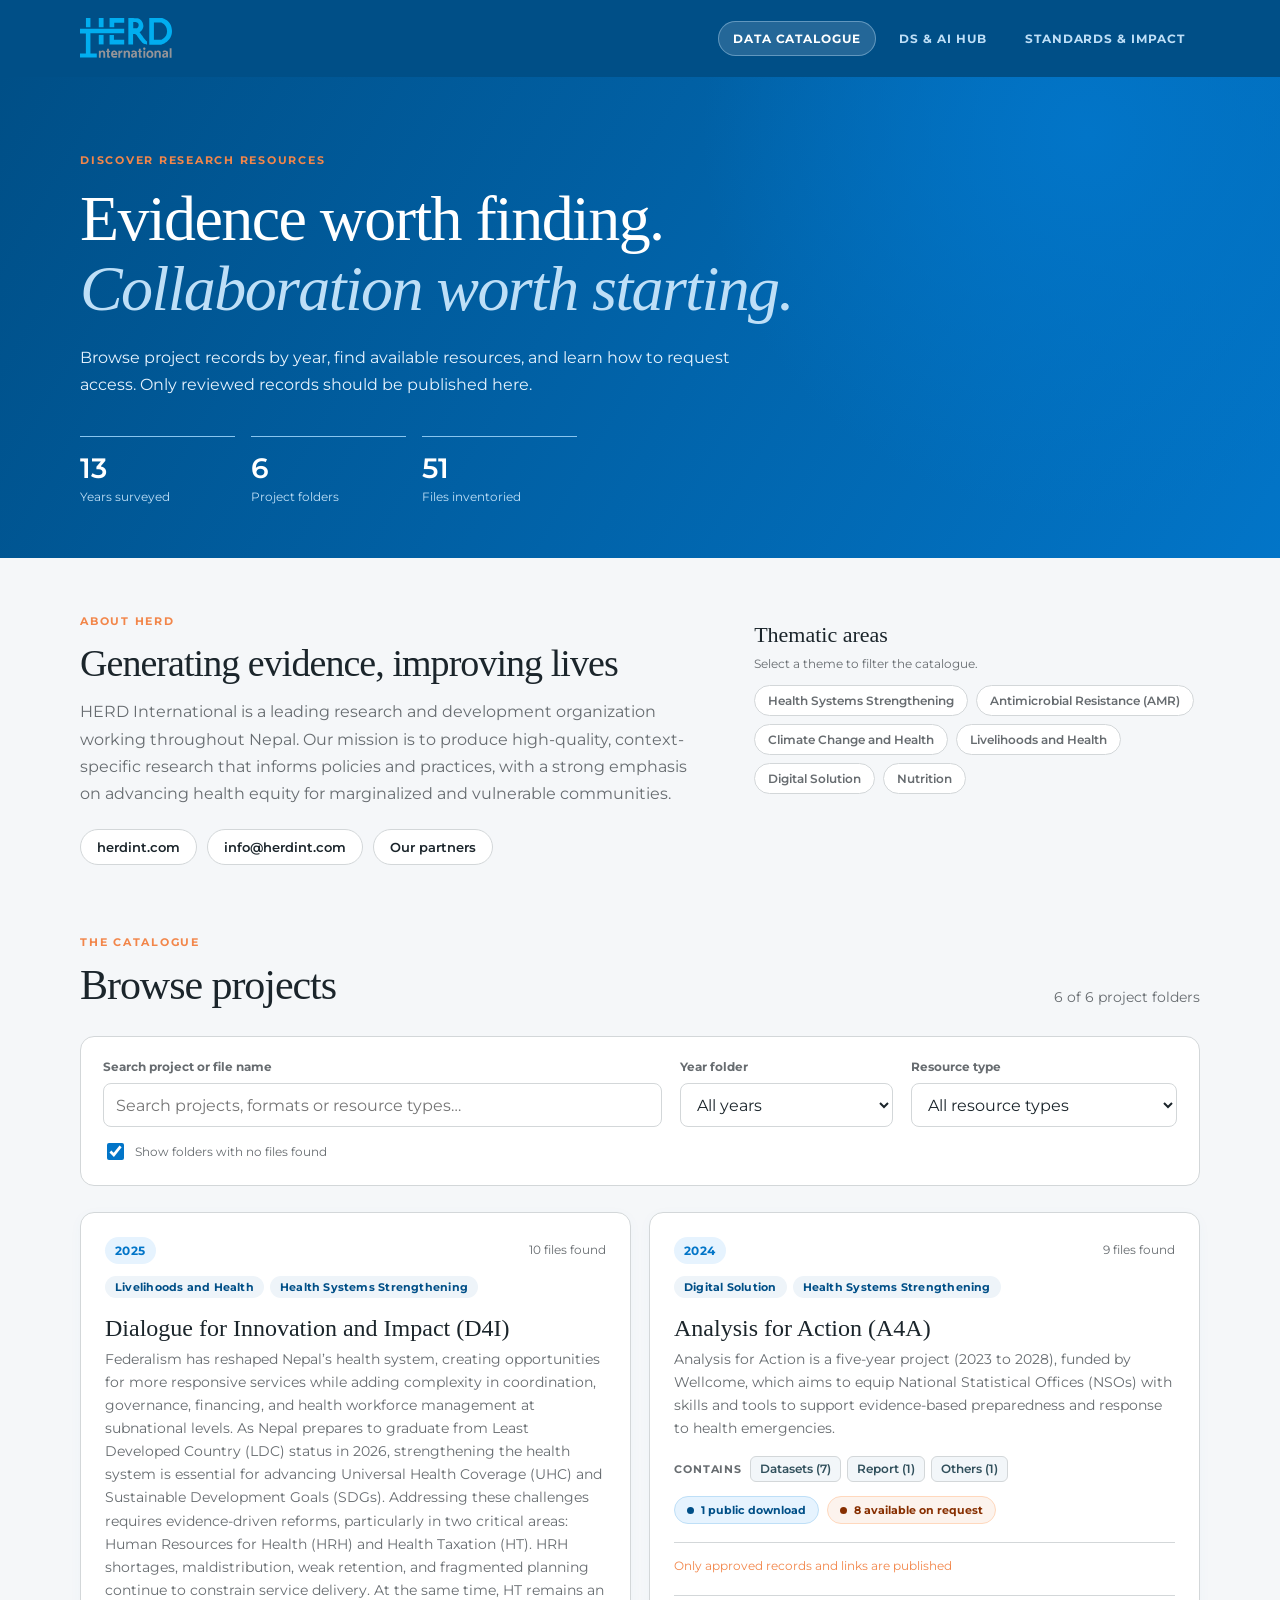
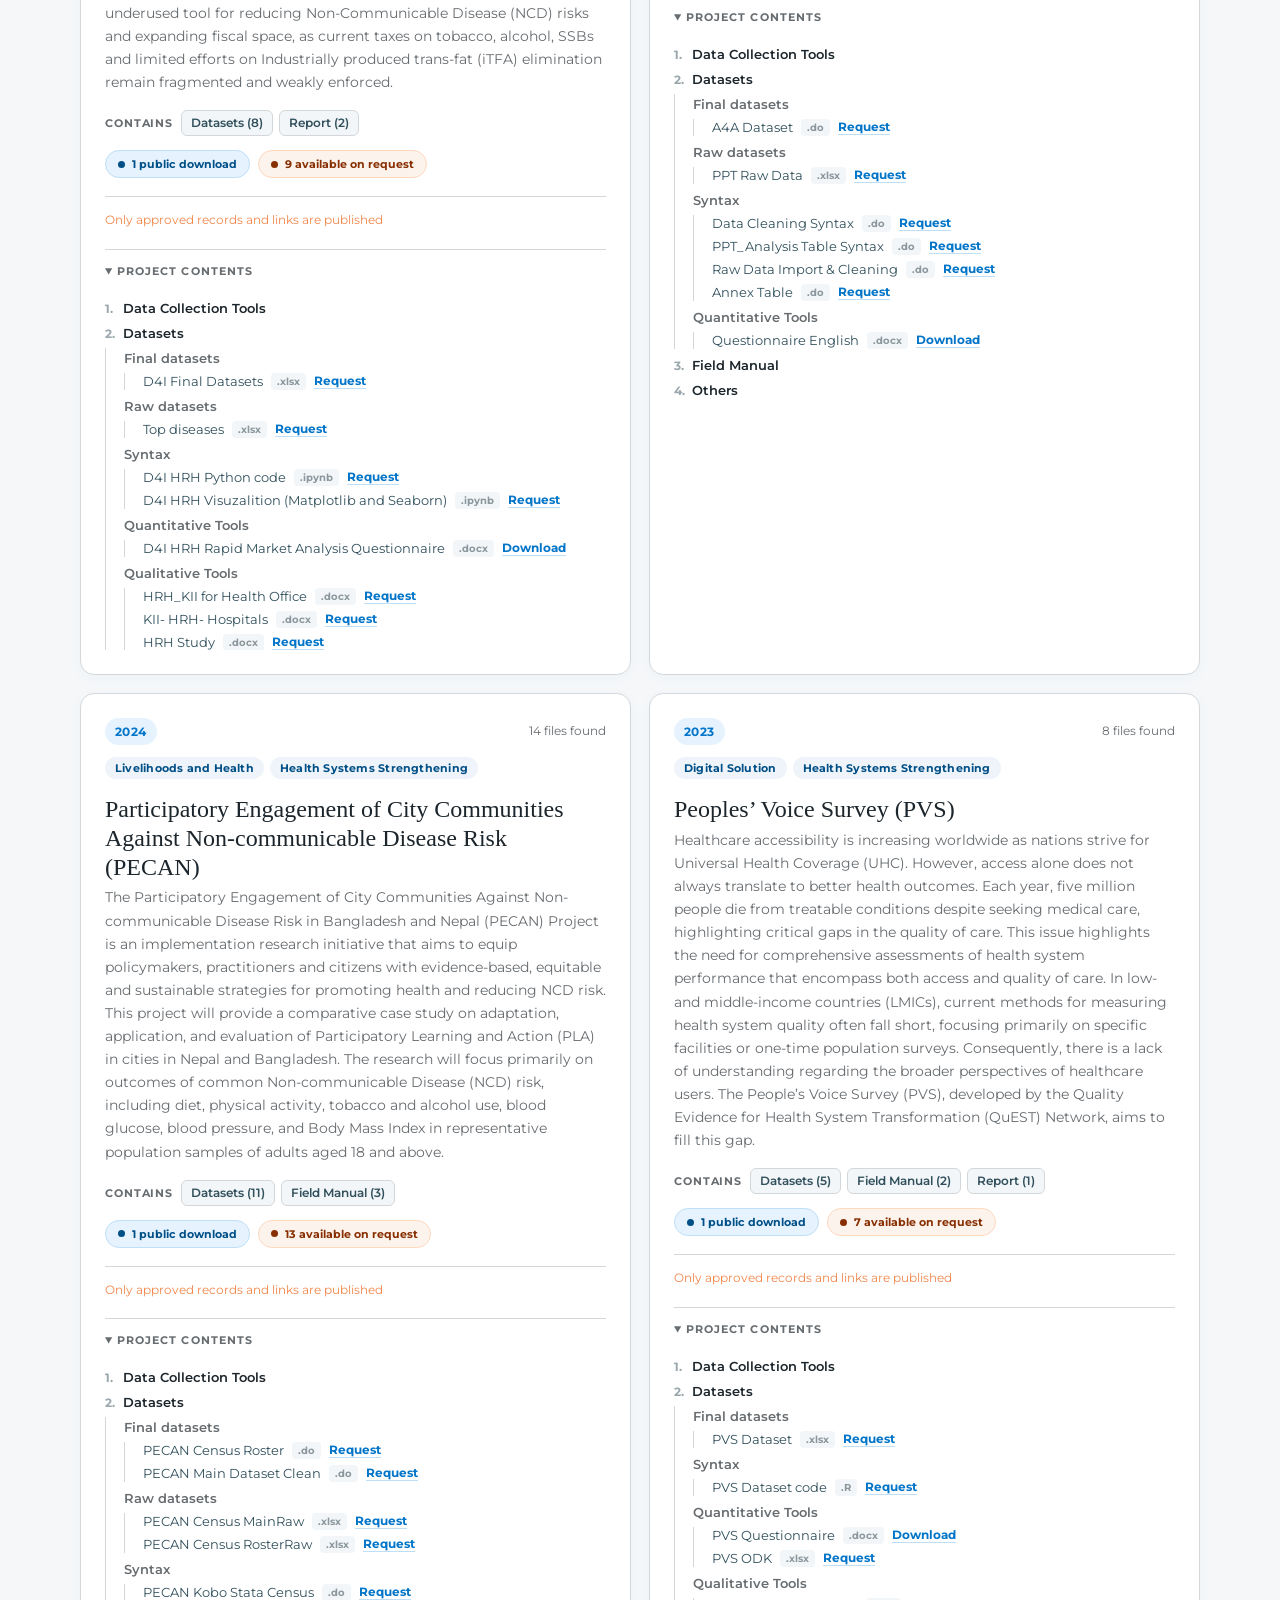
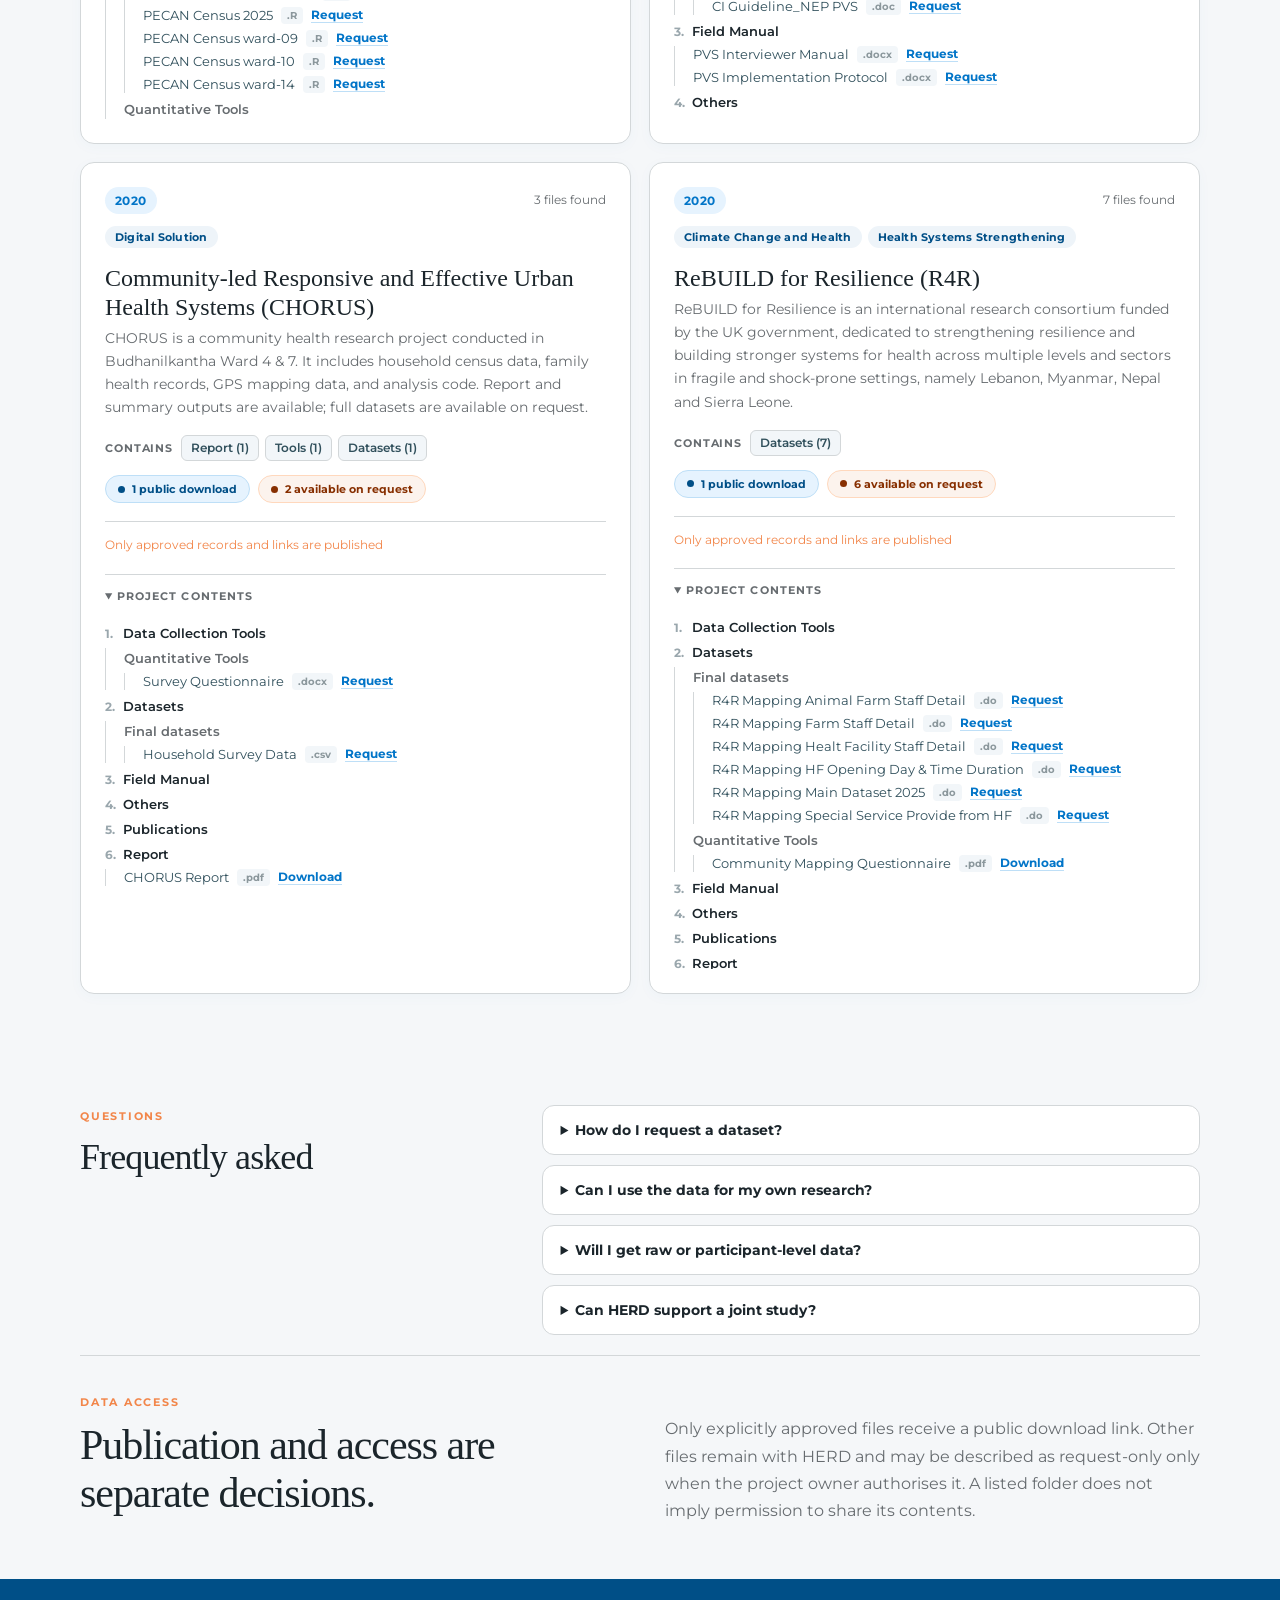
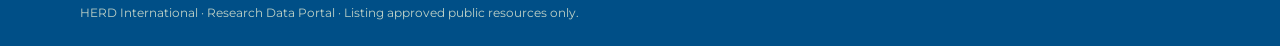
<file: index.html>
<!doctype html>
<html lang="en">
<head>
  <meta charset="utf-8">
  <meta name="viewport" content="width=device-width, initial-scale=1">
  <meta name="description" content="Browse approved HERD International research data resources by year and project.">
  <!-- Remove the noindex line below once the catalogue is officially ready for search engines -->
  <meta name="robots" content="noindex, nofollow">
  <title>Data catalogue | HERD International</title>
  <link rel="preconnect" href="https://fonts.googleapis.com">
  <link rel="preconnect" href="https://fonts.gstatic.com" crossorigin>
  <link href="https://fonts.googleapis.com/css2?family=Montserrat:wght@400;500;600;700&display=swap" rel="stylesheet">
  <link rel="stylesheet" href="./styles.css">
  <script src="./catalog.js" defer></script>
  <script src="./app.js" defer></script>
</head>
<body>
  <header class="site-header">
    <div class="wrap header-row">
      <div class="brand">
        <a href="./index.html" class="brand-home" aria-label="HERD Research Data Catalogue home">
          <img class="brand-logo" src="./logo.svg" alt="HERD International logo" width="120">
        </a>
      </div>
      <nav class="site-nav" aria-label="Primary navigation">
        <a class="nav-link active" href="./index.html">Data Catalogue</a>
        <a class="nav-link" href="./learn.html">DS &amp; AI Hub</a>
        <a class="nav-link" href="./standards.html">Standards &amp; Impact</a>
      </nav>
    </div>
  </header>

  <main>
    <section class="hero">
      <div class="wrap">
        <span class="kicker">Discover research resources</span>
        <h1>Evidence worth finding.<br><em>Collaboration worth starting.</em></h1>
        <p>Browse project records by year, find available resources, and learn how to request access. Only reviewed records should be published here.</p>
        <div id="review-notice" class="review-notice" hidden>
          <strong>Internal review preview — not for publication.</strong> Folder labels and file names below have not been approved for public display. No files are linked or downloadable.
        </div>
        <div class="stats" aria-label="Catalogue summary">
          <div><strong id="year-count">0</strong><span>Years surveyed</span></div>
          <div><strong id="project-count">0</strong><span>Project folders</span></div>
          <div><strong id="file-count">0</strong><span>Files inventoried</span></div>
        </div>
      </div>
    </section>

    <section class="about wrap" aria-labelledby="about-title">
      <div>
        <span class="kicker dark">ABOUT HERD</span>
        <h2 id="about-title">Generating evidence, improving lives</h2>
        <p class="about-text">HERD International is a leading research and development organization working throughout Nepal. Our mission is to produce high-quality, context-specific research that informs policies and practices, with a strong emphasis on advancing health equity for marginalized and vulnerable communities.</p>
        <div class="link-row">
          <a class="btn-link" href="https://herdint.com" target="_blank" rel="noopener noreferrer">herdint.com</a>
          <a class="btn-link" href="mailto:info@herdint.com">info@herdint.com</a>
          <a class="btn-link" href="https://herdint.com/partner/" target="_blank" rel="noopener noreferrer">Our partners</a>
        </div>
      </div>
      <div class="theme-areas">
        <h3>Thematic areas</h3>
        <p class="theme-hint">Select a theme to filter the catalogue.</p>
        <div class="tags" id="theme-tags">
          <button class="tag" type="button" data-theme="Health Systems Strengthening">Health Systems Strengthening</button>
          <button class="tag" type="button" data-theme="Antimicrobial Resistance (AMR)">Antimicrobial Resistance (AMR)</button>
          <button class="tag" type="button" data-theme="Climate Change and Health">Climate Change and Health</button>
          <button class="tag" type="button" data-theme="Livelihoods and Health">Livelihoods and Health</button>
          <button class="tag" type="button" data-theme="Digital Solution">Digital Solution</button>
          <button class="tag" type="button" data-theme="Nutrition">Nutrition</button>
        </div>
      </div>
    </section>

    <section class="catalogue wrap" aria-labelledby="browse-title">
      <div class="section-heading">
        <div>
          <span class="kicker dark">THE CATALOGUE</span>
          <h2 id="browse-title">Browse projects</h2>
        </div>
        <p id="result-count" role="status" aria-live="polite"></p>
      </div>
      <div class="filters">
        <label for="search">Search project or file name <span class="review-only" hidden>(internal preview)</span></label>
        <input id="search" type="search" placeholder="Search projects, formats or resource types…" autocomplete="off">
        <label for="year">Year folder</label>
        <select id="year"><option value="">All years</option></select>
        <label for="type">Resource type</label>
        <select id="type"><option value="">All resource types</option></select>
        <label class="check">
          <input id="include-empty" type="checkbox" checked>
          <span>Show folders with no files found</span>
        </label>
      </div>
      <div id="project-list" class="project-grid"></div>
      <div id="empty-state" class="empty-state" hidden>
        <h3>No matching project records</h3>
        <p>Try a different search or year. Public listings are added only after HERD approval.</p>
      </div>
    </section>

    <section class="faq wrap" aria-labelledby="faq-title">
      <div>
        <span class="kicker dark">QUESTIONS</span>
        <h2 id="faq-title">Frequently asked</h2>
      </div>
      <div class="faq-list">
        <details>
          <summary>How do I request a dataset?</summary>
          <p>Click <strong>Request</strong> next to the dataset and complete the short form. HERD's data team reviews the request and replies within a few working days.</p>
        </details>
        <details>
          <summary>Can I use the data for my own research?</summary>
          <p>Yes, once access is approved. Please cite the project and HERD International, and follow any conditions agreed at the time of approval.</p>
        </details>
        <details>
          <summary>Will I get raw or participant-level data?</summary>
          <p>Datasets are shared in the form approved by the project owner, which may be de-identified or aggregated. Sensitive and identifiable data are rarely released.</p>
        </details>
        <details>
          <summary>Can HERD support a joint study?</summary>
          <p>Yes. Use the partner or contact links above, or email <a href="mailto:info@herdint.com">info@herdint.com</a> with a short concept note.</p>
        </details>
      </div>
    </section>

    <section class="access-note wrap" aria-labelledby="access-title">
      <div>
        <span class="kicker dark">DATA ACCESS</span>
        <h2 id="access-title">Publication and access are separate decisions.</h2>
      </div>
      <p>Only explicitly approved files receive a public download link. Other files remain with HERD and may be described as request-only only when the project owner authorises it. A listed folder does not imply permission to share its contents.</p>
    </section>
  </main>

  <footer class="site-footer">
    <div class="wrap">HERD International · Research Data Portal · Listing approved public resources only.</div>
  </footer>
</body>
</html>
</file>
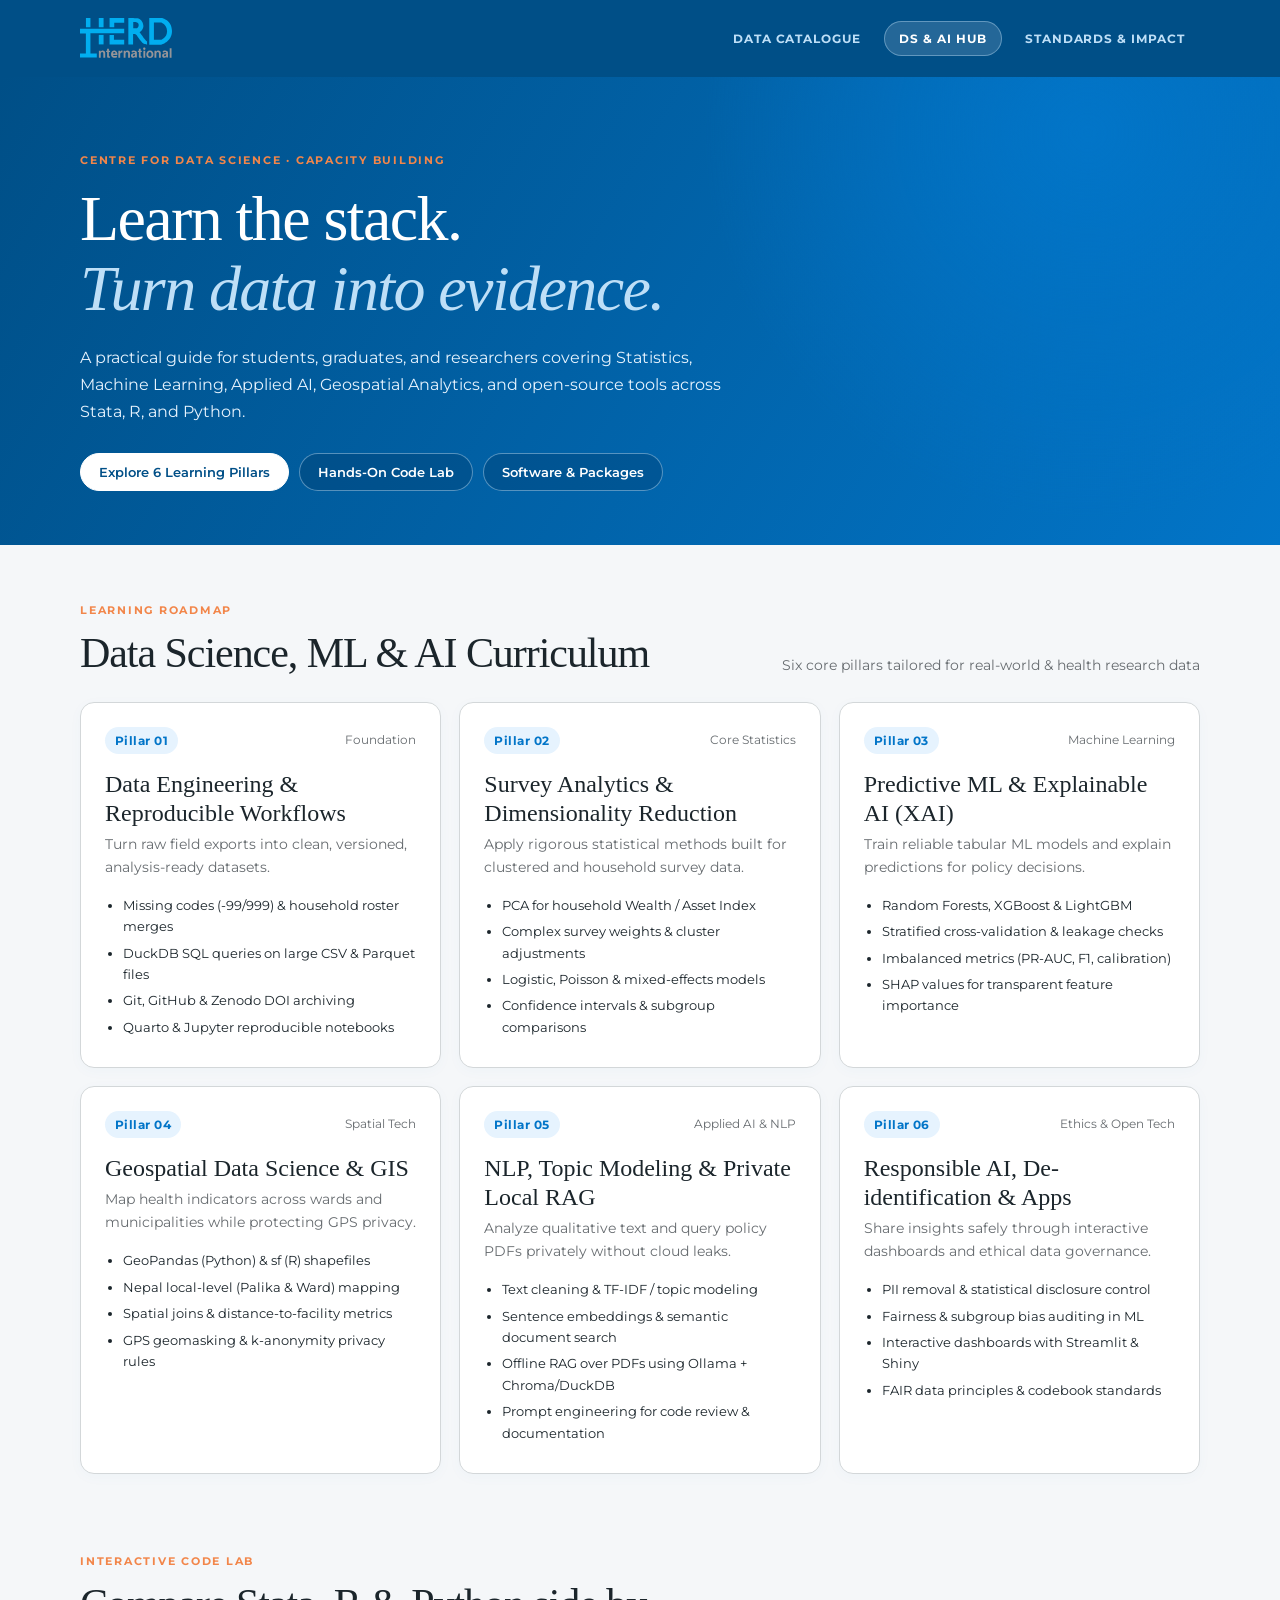
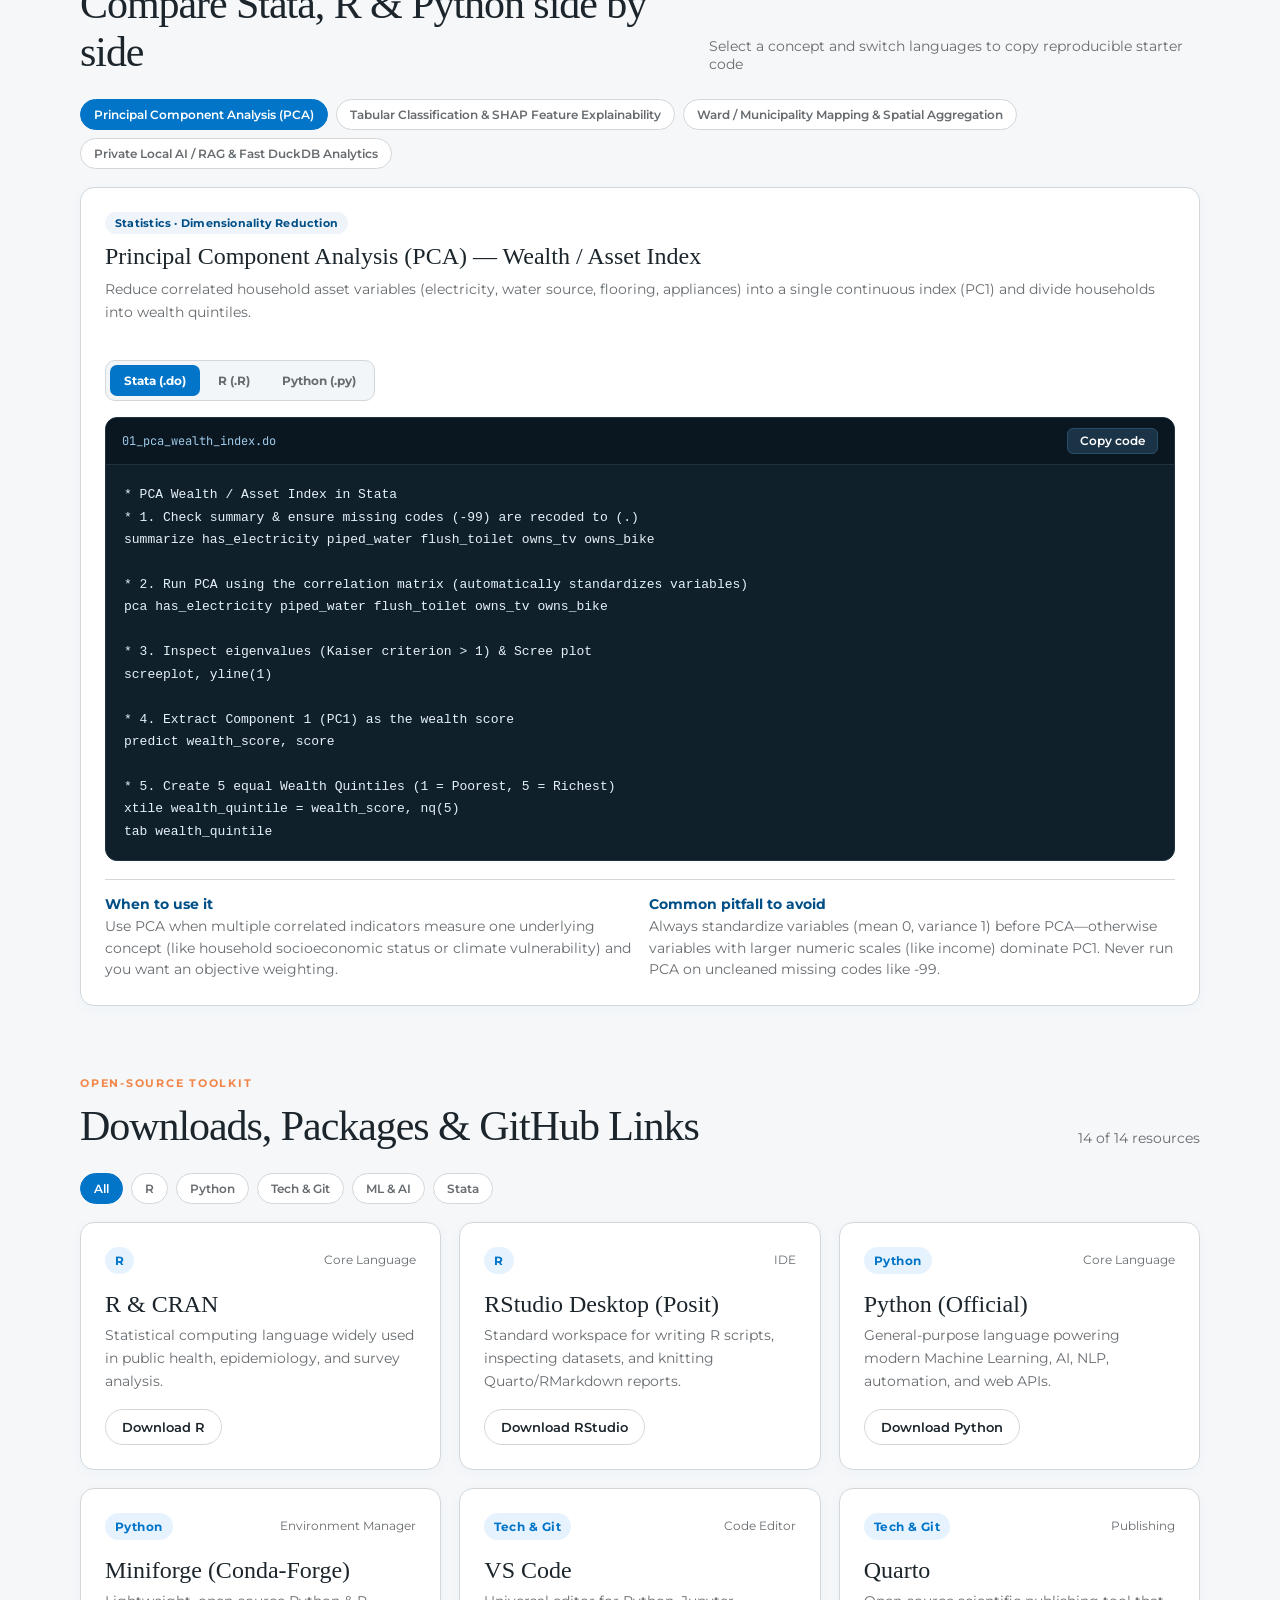
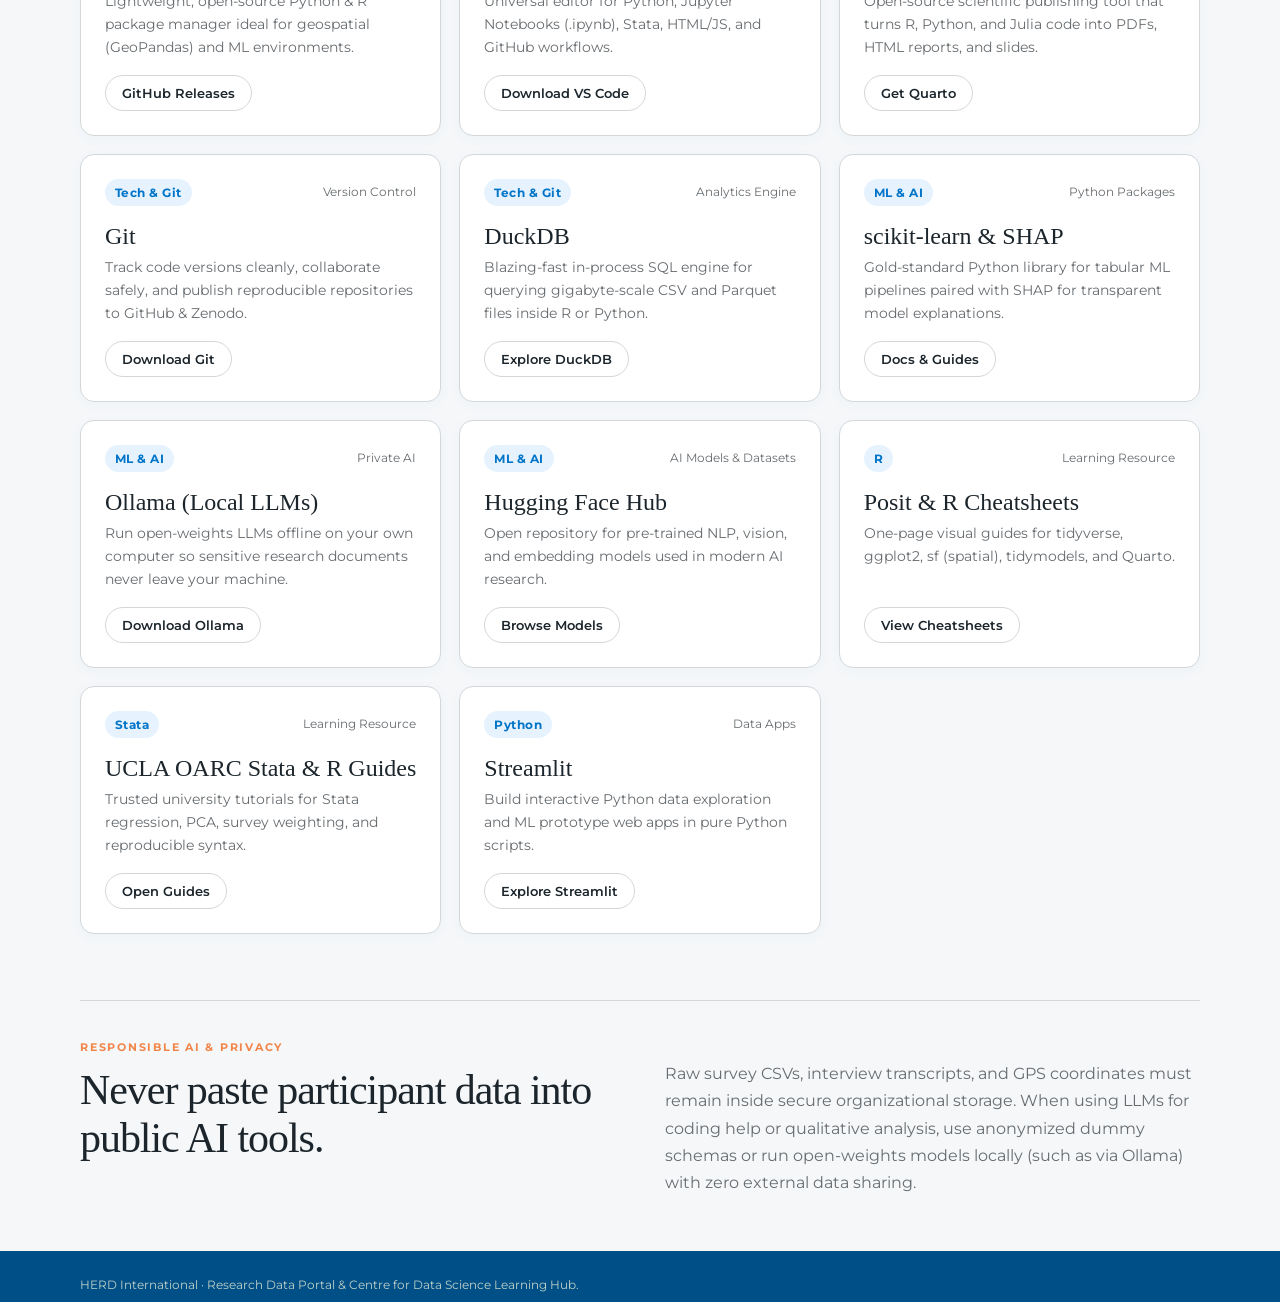
<file: learn.html>
<!doctype html>
<html lang="en">
<head>
  <meta charset="utf-8">
  <meta name="viewport" content="width=device-width, initial-scale=1">
  <meta name="description" content="HERD Centre for Data Science learning hub: Data Science, Machine Learning, AI, GIS, Stata, R, and Python resources.">
  <meta name="robots" content="noindex, nofollow">
  <title>Data Science &amp; AI Hub | HERD International</title>
  <link rel="preconnect" href="https://fonts.googleapis.com">
  <link rel="preconnect" href="https://fonts.gstatic.com" crossorigin>
  <link href="https://fonts.googleapis.com/css2?family=Montserrat:wght@400;500;600;700&family=JetBrains+Mono:wght@400;500&display=swap" rel="stylesheet">
  <link rel="stylesheet" href="./styles.css">
  <script src="./learn-data.js" defer></script>
  <script src="./learn.js" defer></script>
</head>
<body>
  <header class="site-header">
    <div class="wrap header-row">
      <div class="brand">
        <a href="./index.html" class="brand-home" aria-label="HERD Research Data Catalogue home">
          <img class="brand-logo" src="./logo.svg" alt="HERD International logo" width="120">
        </a>
      </div>
     <nav class="site-nav" aria-label="Primary navigation">
        <a class="nav-link" href="./index.html">Data Catalogue</a>
        <a class="nav-link active" href="./learn.html">DS &amp; AI Hub</a>
        <a class="nav-link" href="./standards.html">Standards &amp; Impact</a>
      </nav>
    </div>
  </header>

  <main>
    <section class="hero">
      <div class="wrap">
        <span class="kicker">Centre for Data Science · Capacity Building</span>
        <h1>Learn the stack.<br><em>Turn data into evidence.</em></h1>
        <p>A practical guide for students, graduates, and researchers covering Statistics, Machine Learning, Applied AI, Geospatial Analytics, and open-source tools across Stata, R, and Python.</p>
        <div class="hero-actions">
          <a class="hero-btn primary" href="#curriculum">Explore 6 Learning Pillars</a>
          <a class="hero-btn" href="#codelab">Hands-On Code Lab</a>
          <a class="hero-btn" href="#toolkit">Software &amp; Packages</a>
        </div>
      </div>
    </section>

    <section id="curriculum" class="catalogue wrap" aria-labelledby="curriculum-title">
      <div class="section-heading">
        <div>
          <span class="kicker dark">LEARNING ROADMAP</span>
          <h2 id="curriculum-title">Data Science, ML &amp; AI Curriculum</h2>
        </div>
        <p>Six core pillars tailored for real-world &amp; health research data</p>
      </div>
      <div id="pillar-grid" class="pillar-grid"></div>
    </section>

    <section id="codelab" class="wrap codelab-section" aria-labelledby="codelab-title">
      <div class="section-heading">
        <div>
          <span class="kicker dark">INTERACTIVE CODE LAB</span>
          <h2 id="codelab-title">Compare Stata, R &amp; Python side by side</h2>
        </div>
        <p>Select a concept and switch languages to copy reproducible starter code</p>
      </div>

      <div id="lab-topics" class="lab-topics" role="tablist" aria-label="Code Lab topics"></div>

      <article class="lab-card">
        <div class="lab-header">
          <div>
            <span id="lab-badge" class="theme-chip"></span>
            <h3 id="lab-heading"></h3>
            <p id="lab-summary" class="project-desc"></p>
          </div>
          <div id="lab-langs" class="lang-tabs" role="tablist" aria-label="Programming language"></div>
        </div>

        <div class="code-shell">
          <div class="code-bar">
            <span id="code-filename" class="code-filename"></span>
            <button id="copy-code-btn" class="copy-btn" type="button">Copy code</button>
          </div>
          <pre class="code-block"><code id="lab-code"></code></pre>
        </div>

        <div class="lab-notes">
          <div>
            <strong>When to use it</strong>
            <p id="lab-when"></p>
          </div>
          <div>
            <strong>Common pitfall to avoid</strong>
            <p id="lab-pitfall"></p>
          </div>
        </div>
      </article>
    </section>

    <section id="toolkit" class="catalogue wrap" aria-labelledby="toolkit-title">
      <div class="section-heading">
        <div>
          <span class="kicker dark">OPEN-SOURCE TOOLKIT</span>
          <h2 id="toolkit-title">Downloads, Packages &amp; GitHub Links</h2>
        </div>
        <p id="tool-count"></p>
      </div>

      <div id="tool-filters" class="tags tool-filters" role="group" aria-label="Filter tools by category"></div>
      <div id="tool-grid" class="tool-grid"></div>
    </section>

    <section class="access-note wrap" aria-labelledby="ethics-title">
      <div>
        <span class="kicker dark">RESPONSIBLE AI &amp; PRIVACY</span>
        <h2 id="ethics-title">Never paste participant data into public AI tools.</h2>
      </div>
      <p>Raw survey CSVs, interview transcripts, and GPS coordinates must remain inside secure organizational storage. When using LLMs for coding help or qualitative analysis, use anonymized dummy schemas or run open-weights models locally (such as via Ollama) with zero external data sharing.</p>
    </section>
  </main>

  <footer class="site-footer">
    <div class="wrap">HERD International · Research Data Portal &amp; Centre for Data Science Learning Hub.</div>
  </footer>
</body>
</html>
</file>
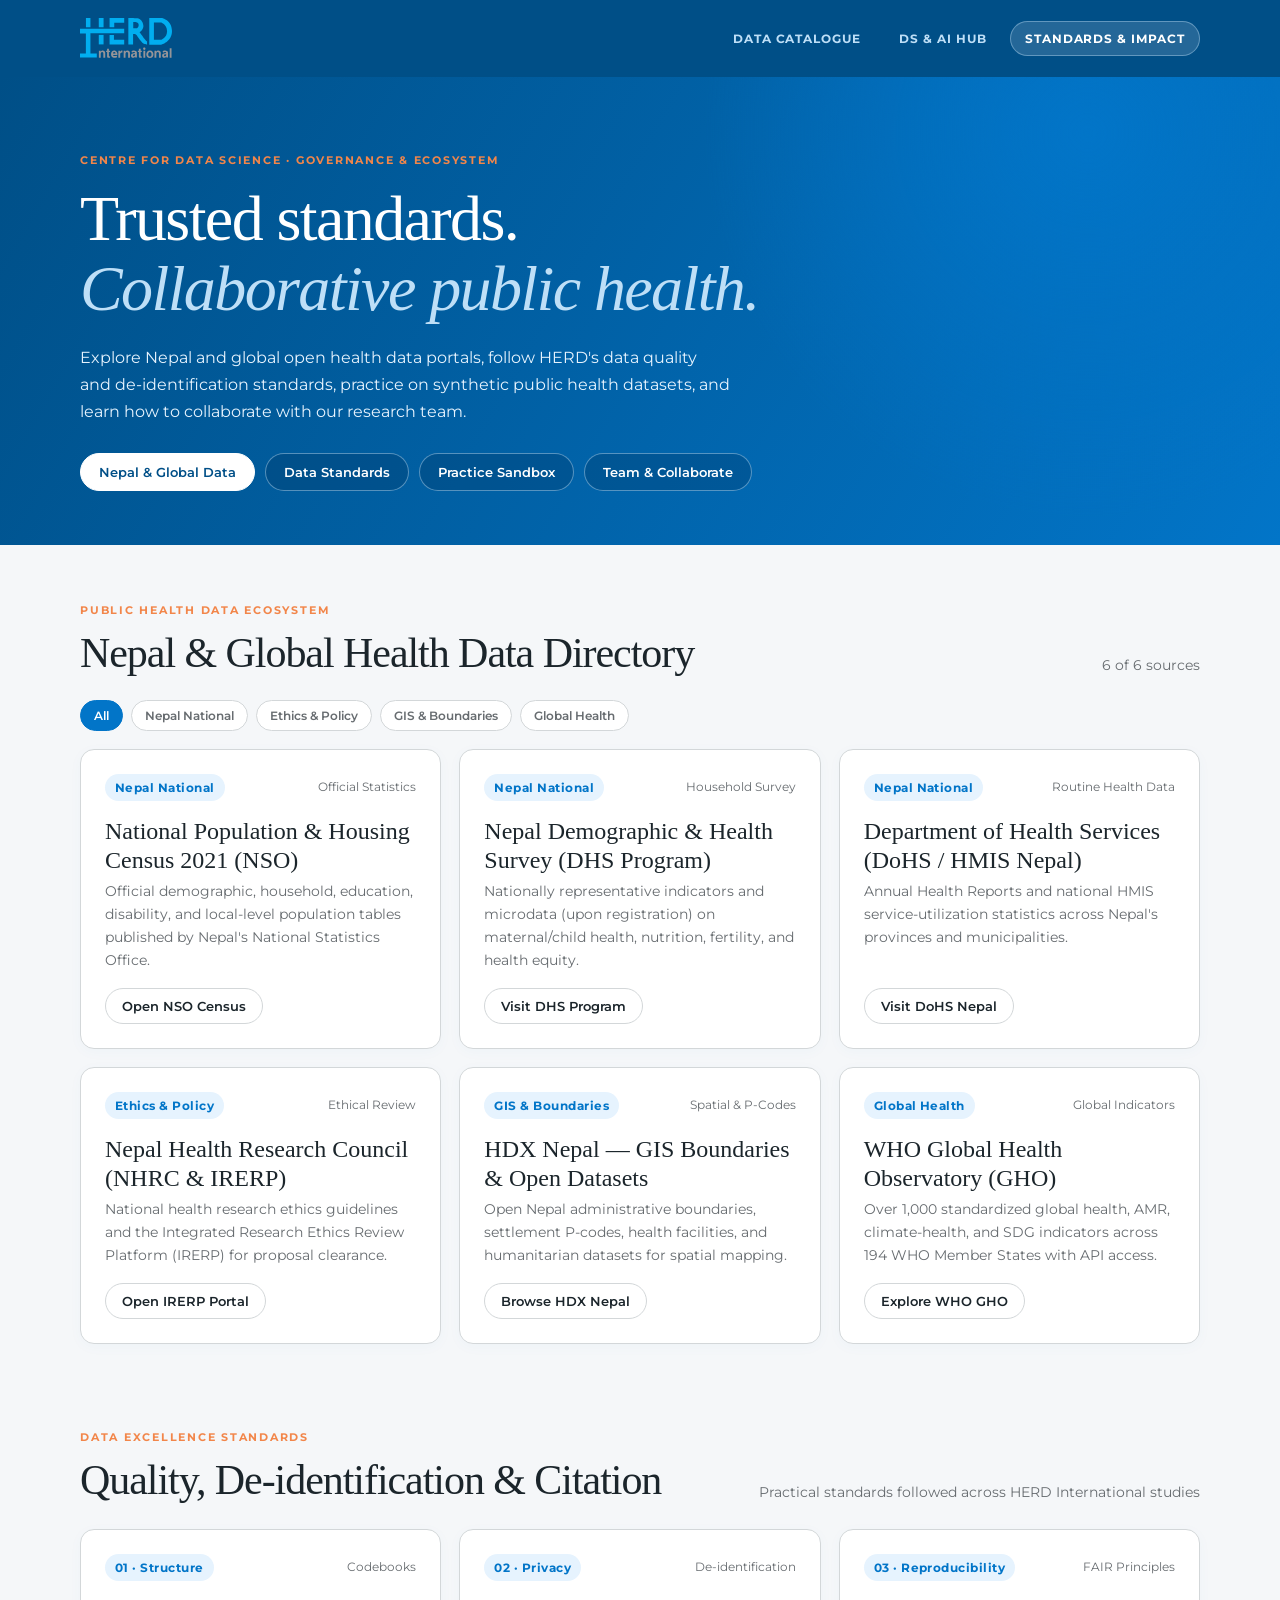
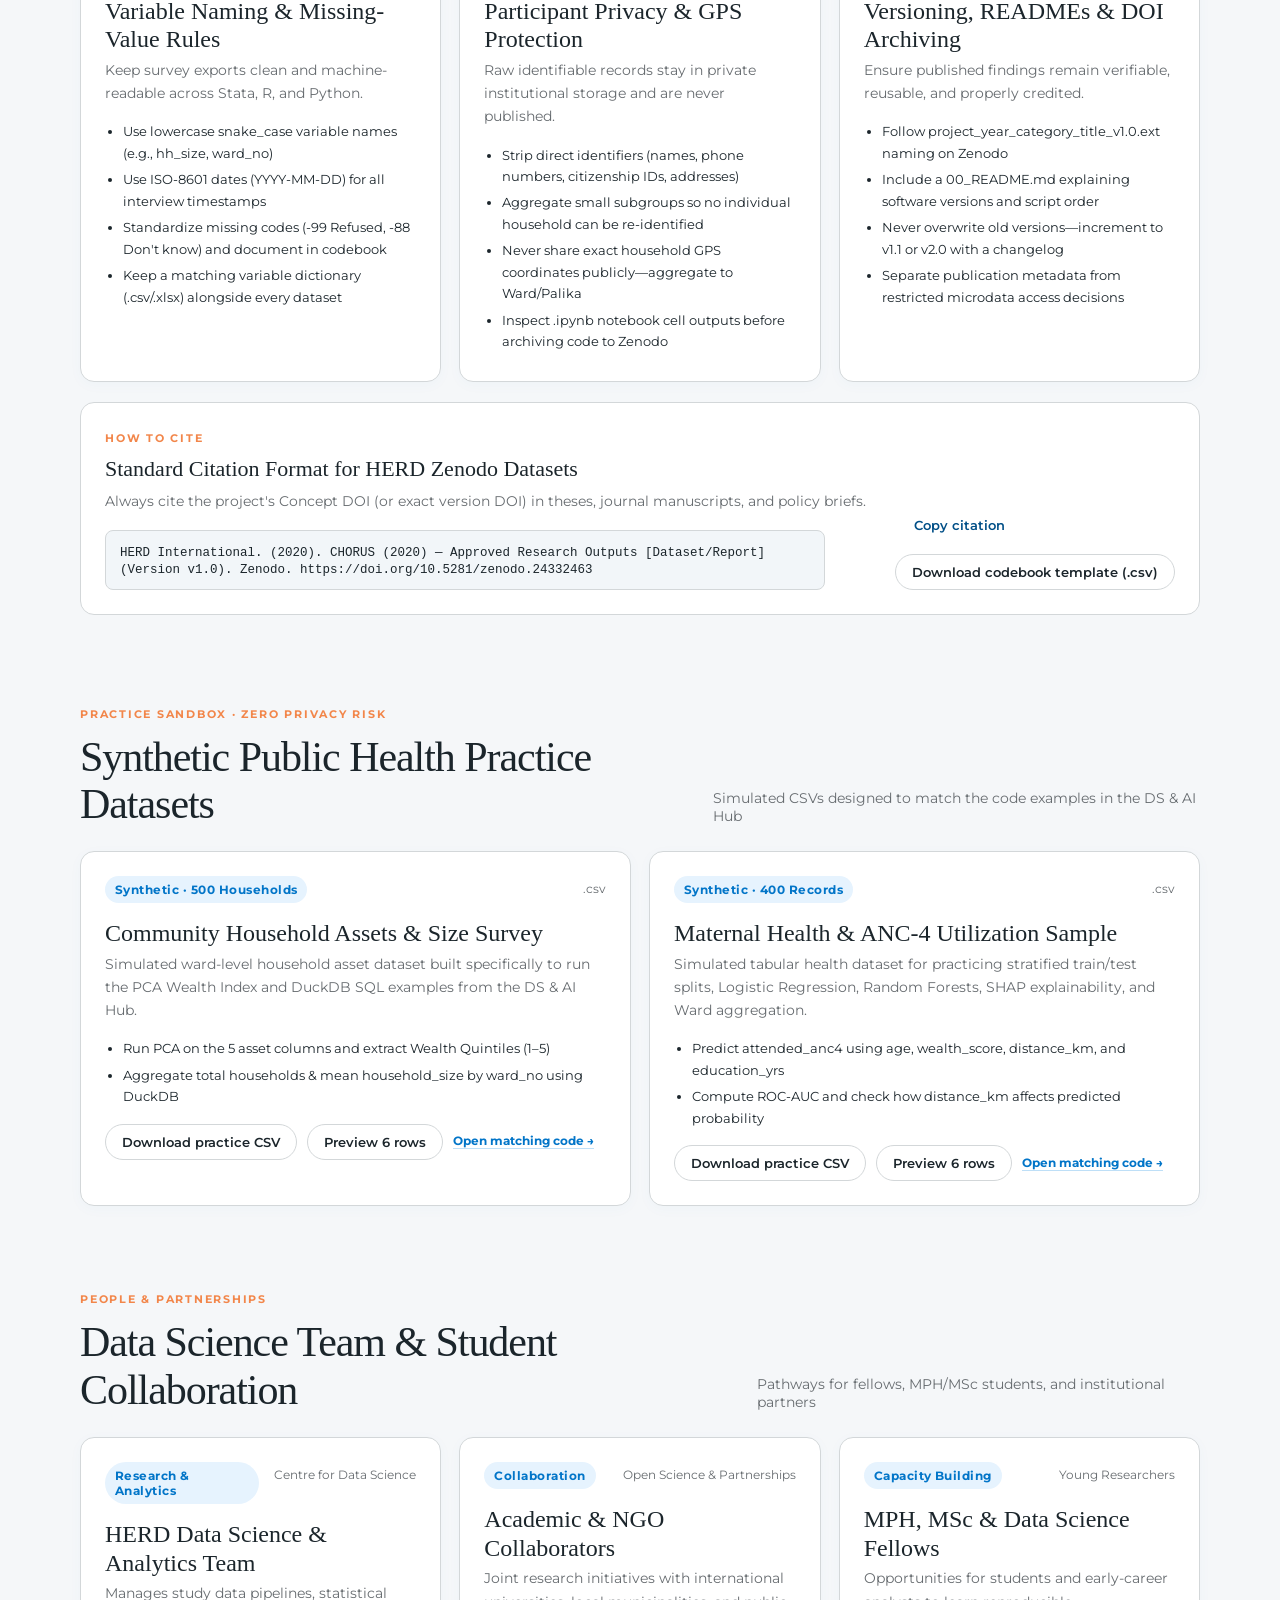
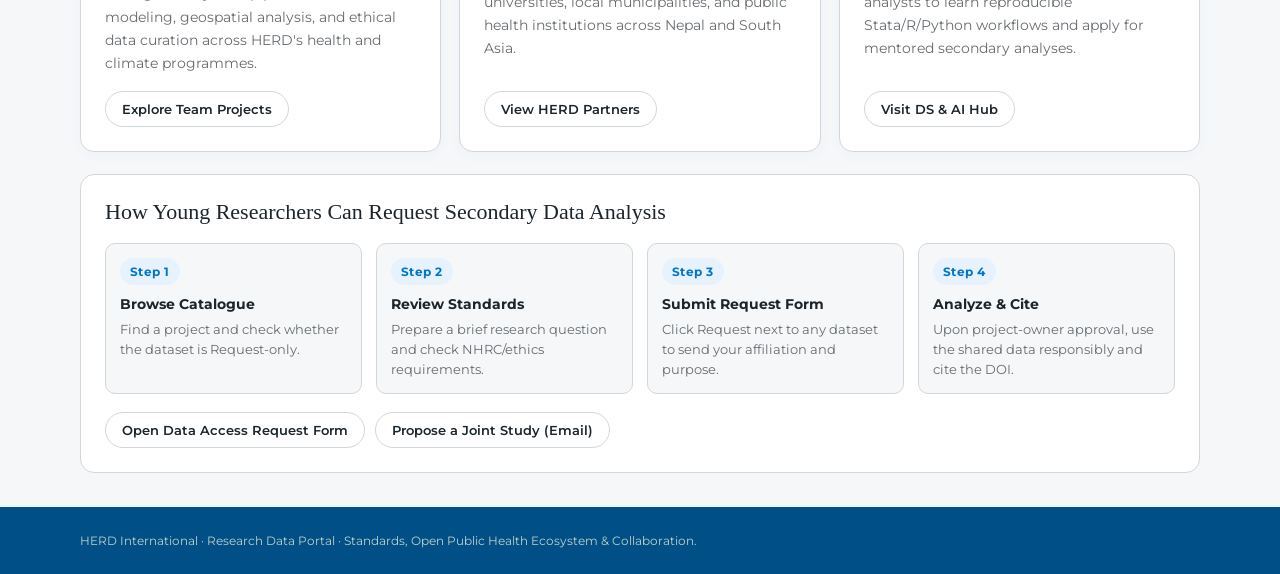
<file: standards.html>
<!doctype html>
<html lang="en">
<head>
  <meta charset="utf-8">
  <meta name="viewport" content="width=device-width, initial-scale=1">
  <meta name="description" content="Public health data standards, Nepal open health data directory, synthetic practice datasets, and collaboration pathways at HERD International.">
  <meta name="robots" content="noindex, nofollow">
  <title>Standards &amp; Impact | HERD International</title>
  <link rel="preconnect" href="https://fonts.googleapis.com">
  <link rel="preconnect" href="https://fonts.gstatic.com" crossorigin>
  <link href="https://fonts.googleapis.com/css2?family=Montserrat:wght@400;500;600;700&family=JetBrains+Mono:wght@400;500&display=swap" rel="stylesheet">
  <link rel="stylesheet" href="./styles.css">
  <script src="./standards-data.js" defer></script>
  <script src="./standards.js" defer></script>
</head>
<body>
  <header class="site-header">
    <div class="wrap header-row">
      <div class="brand">
        <a href="./index.html" class="brand-home" aria-label="HERD Research Data Catalogue home">
          <img class="brand-logo" src="./logo.svg" alt="HERD International logo" width="120">
        </a>
      </div>
      <nav class="site-nav" aria-label="Primary navigation">
        <a class="nav-link" href="./index.html">Data Catalogue</a>
        <a class="nav-link" href="./learn.html">DS &amp; AI Hub</a>
        <a class="nav-link active" href="./standards.html">Standards &amp; Impact</a>
      </nav>
    </div>
  </header>

  <main>
    <section class="hero">
      <div class="wrap">
        <span class="kicker">Centre for Data Science · Governance &amp; Ecosystem</span>
        <h1>Trusted standards.<br><em>Collaborative public health.</em></h1>
        <p>Explore Nepal and global open health data portals, follow HERD's data quality and de-identification standards, practice on synthetic public health datasets, and learn how to collaborate with our research team.</p>
        <div class="hero-actions">
          <a class="hero-btn primary" href="#open-health-data">Nepal &amp; Global Data</a>
          <a class="hero-btn" href="#data-standards">Data Standards</a>
          <a class="nav-spacer hero-btn" href="#sandbox">Practice Sandbox</a>
          <a class="hero-btn" href="#collaborate">Team &amp; Collaborate</a>
        </div>
      </div>
    </section>

    <section id="open-health-data" class="catalogue wrap" aria-labelledby="directory-title">
      <div class="section-heading">
        <div>
          <span class="kicker dark">PUBLIC HEALTH DATA ECOSYSTEM</span>
          <h2 id="directory-title">Nepal &amp; Global Health Data Directory</h2>
        </div>
        <p id="source-count"></p>
      </div>
      <div id="source-filters" class="tags tool-filters" role="group" aria-label="Filter data sources by scope"></div>
      <div id="source-grid" class="tool-grid"></div>
    </section>

    <section id="data-standards" class="wrap standards-section" aria-labelledby="standards-title">
      <div class="section-heading">
        <div>
          <span class="kicker dark">DATA EXCELLENCE STANDARDS</span>
          <h2 id="standards-title">Quality, De-identification &amp; Citation</h2>
        </div>
        <p>Practical standards followed across HERD International studies</p>
      </div>

      <div id="standards-grid" class="pillar-grid"></div>

      <div class="citation-card">
        <div>
          <span class="kicker dark">HOW TO CITE</span>
          <h3>Standard Citation Format for HERD Zenodo Datasets</h3>
          <p class="project-desc">Always cite the project's Concept DOI (or exact version DOI) in theses, journal manuscripts, and policy briefs.</p>
          <pre class="citation-text"><code id="citation-sample"></code></pre>
        </div>
        <div class="citation-actions">
          <button id="copy-citation-btn" class="hero-btn primary citation-btn" type="button">Copy citation</button>
          <button id="download-codebook-btn" class="btn-link" type="button">Download codebook template (.csv)</button>
        </div>
      </div>
    </section>

    <section id="sandbox" class="catalogue wrap" aria-labelledby="sandbox-title">
      <div class="section-heading">
        <div>
          <span class="kicker dark">PRACTICE SANDBOX · ZERO PRIVACY RISK</span>
          <h2 id="sandbox-title">Synthetic Public Health Practice Datasets</h2>
        </div>
        <p>Simulated CSVs designed to match the code examples in the DS &amp; AI Hub</p>
      </div>
      <div id="sandbox-grid" class="project-grid sandbox-grid"></div>
    </section>

    <section id="collaborate" class="wrap collaborate-section" aria-labelledby="collab-title">
      <div class="section-heading">
        <div>
          <span class="kicker dark">PEOPLE &amp; PARTNERSHIPS</span>
          <h2 id="collab-title">Data Science Team &amp; Student Collaboration</h2>
        </div>
        <p>Pathways for fellows, MPH/MSc students, and institutional partners</p>
      </div>

      <div id="team-grid" class="tool-grid team-grid"></div>

      <div class="pathway-card">
        <h3>How Young Researchers Can Request Secondary Data Analysis</h3>
        <div id="pathway-steps" class="pathway-grid"></div>
        <div class="pathway-cta">
          <a class="btn-link" href="https://forms.cloud.microsoft/r/sdQecHfi3H" target="_blank" rel="noopener noreferrer">Open Data Access Request Form</a>
          <a class="btn-link" href="mailto:info@herdint.com?subject=Joint%20Research%20or%20Thesis%20Collaboration">Propose a Joint Study (Email)</a>
        </div>
      </div>
    </section>
  </main>

  <footer class="site-footer">
    <div class="wrap">HERD International · Research Data Portal · Standards, Open Public Health Ecosystem &amp; Collaboration.</div>
  </footer>
</body>
</html>
</file>
<file: styles.css>
:root {
  color-scheme: light;
  --ink: #1b252b;
  --muted: #676c70;
  --pine: #0275c8;
  --pine-dark: #004f87;
  --mint: #bedff7;
  --cream: #f5f7f9;
  --line: #d3d7d9;
  --white: #fff;
  --accent: #f2864a;
  font-family: Montserrat, "Segoe UI", system-ui, -apple-system, sans-serif;
}

* {
  box-sizing: border-box;
}

body {
  margin: 0;
  background: var(--cream);
  color: var(--ink);
}

button,
input,
select {
  font: inherit;
}

.wrap {
  width: min(1120px, calc(100% - 40px));
  margin-inline: auto;
}

.site-header {
  background: var(--pine-dark);
  color: var(--white);
  border-bottom: 1px solid #004f87;
}

.header-row {
  display: flex;
  align-items: center;
  justify-content: space-between;
  min-height: 76px;
  gap: 24px;
}

.brand {
  display: flex;
  align-items: center;
  gap: 12px;
  font-size: 17px;
  letter-spacing: 0.01em;
}

.brand strong {
  font-weight: 700;
}

.brand-logo {
  height: 40px;
  width: auto;
  display: block;
}

.eyebrow,
.kicker {
  text-transform: uppercase;
  letter-spacing: 0.16em;
  font-size: 11px;
  font-weight: 700;
}

.eyebrow {
  color: #bedff7;
}

.hero {
  background: radial-gradient(circle at 85% 12%, #0275c8 0, transparent 33%),
    linear-gradient(120deg, #004f87, #0275c8);
  color: var(--white);
  padding: 72px 0 54px;
}

.kicker {
  color: var(--accent);
}

h1,
h2,
h3,
p {
  margin-top: 0;
}

h1,
h2 {
  font-family: Georgia, "Times New Roman", serif;
  letter-spacing: -0.025em;
}

h1 {
  font-size: clamp(36px, 5vw, 64px);
  line-height: 1.09;
  font-weight: 500;
  margin: 16px 0 20px;
}

h1 em {
  color: var(--mint);
  font-weight: 400;
}

.hero p {
  max-width: 650px;
  color: #e6f3fe;
  line-height: 1.7;
}

.review-notice {
  margin: 28px 0 0;
  padding: 15px 18px;
  border: 1px solid #e4b663;
  border-radius: 10px;
  background: #fff5da;
  color: #493a1c;
  max-width: 830px;
  line-height: 1.55;
}

.stats {
  display: flex;
  flex-wrap: wrap;
  gap: 16px;
  margin-top: 38px;
}

.stats div {
  min-width: 155px;
  border-top: 1px solid #89c5ef;
  padding: 14px 18px 0 0;
  display: flex;
  flex-direction: column;
  gap: 4px;
}

.stats strong {
  font-size: 28px;
  font-weight: 600;
}

.stats span {
  font-size: 12px;
  color: #bedff7;
}

.about {
  display: grid;
  grid-template-columns: 1.4fr 1fr;
  gap: 50px;
  padding-top: 52px;
  padding-bottom: 12px;
}

.about h2 {
  font-size: clamp(26px, 3vw, 38px);
  line-height: 1.2;
  font-weight: 500;
  margin: 12px 0;
}

.about-text {
  color: var(--muted);
  line-height: 1.7;
  margin: 0 0 22px;
  max-width: 640px;
}

.link-row {
  display: flex;
  flex-wrap: wrap;
  gap: 10px;
}

.btn-link {
  display: inline-block;
  background: #fff;
  border: 1px solid var(--line);
  border-radius: 999px;
  padding: 9px 16px;
  font-size: 13px;
  text-decoration: none;
  color: var(--ink);
  font-weight: 600;
}

.btn-link:hover {
  border-color: var(--pine);
  color: var(--pine);
}

.theme-areas h3 {
  font-family: Georgia, serif;
  font-size: 22px;
  font-weight: 500;
  margin: 12px 0 14px;
}

.theme-hint {
  font-size: 12px;
  color: var(--muted);
  margin: -6px 0 14px;
}

.tags {
  display: flex;
  flex-wrap: wrap;
  gap: 8px;
}

.tag {
  background: #fff;
  border: 1px solid var(--line);
  border-radius: 999px;
  padding: 7px 13px;
  font-size: 12px;
  font-weight: 600;
  color: var(--muted);
}

button.tag {
  cursor: pointer;
  font-family: inherit;
  transition: all 0.2s ease;
}

button.tag:hover {
  border-color: var(--pine);
  color: var(--pine);
}

button.tag.active {
  background: var(--pine);
  border-color: var(--pine);
  color: #fff;
}

.catalogue {
  padding-top: 54px;
  padding-bottom: 66px;
}

.section-heading {
  display: flex;
  align-items: end;
  justify-content: space-between;
  gap: 16px;
}

.section-heading h2,
.access-note h2 {
  font-size: clamp(29px, 3.3vw, 42px);
  line-height: 1.14;
  font-weight: 500;
  margin: 12px 0 0;
}

.section-heading p {
  margin: 0 0 4px;
  color: var(--muted);
  font-size: 14px;
}

.kicker.dark {
  color: #f2864a;
}

.filters {
  display: grid;
  grid-template-columns: minmax(220px, 2.1fr) minmax(140px, 0.8fr) minmax(180px, 1fr);
  gap: 9px 18px;
  align-items: end;
  background: var(--white);
  padding: 22px;
  border: 1px solid var(--line);
  border-radius: 14px;
  margin: 26px 0;
}

.filters > label:not(.check) {
  font-size: 12px;
  font-weight: 700;
  color: var(--muted);
  grid-row: 1;
}

.filters > label:first-child {
  grid-column: 1;
}

.filters > label[for="year"] {
  grid-column: 2;
}

.filters > label[for="type"] {
  grid-column: 3;
}

.filters input[type="search"],
.filters select {
  grid-row: 2;
  height: 44px;
  border: 1px solid #d3d7d9;
  border-radius: 8px;
  background: #fff;
  color: var(--ink);
  padding: 0 12px;
  min-width: 0;
  width: 100%;
}

.filters input[type="search"] {
  grid-column: 1;
}

.filters select#year {
  grid-column: 2;
}

.filters select#type {
  grid-column: 3;
}

.filters .check {
  grid-row: 3;
  grid-column: 1 / -1;
  display: flex;
  align-items: center;
  gap: 8px;
  font-size: 12px;
  color: var(--muted);
  padding-top: 4px;
}

.filters .check input {
  accent-color: var(--pine);
  width: 17px;
  height: 17px;
  flex: none;
}

.project-grid {
  display: grid;
  grid-template-columns: repeat(2, minmax(0, 1fr));
  gap: 18px;
}

.project-card {
  background: #fff;
  border: 1px solid var(--line);
  border-radius: 14px;
  box-shadow: 0 3px 14px #0275c808;
  padding: 24px;
  min-width: 0;
}

.card-top {
  display: flex;
  justify-content: space-between;
  align-items: start;
  gap: 15px;
}

.year-pill {
  display: inline-block;
  background: #e6f3fe;
  color: #0275c8;
  font-weight: 700;
  font-size: 12px;
  letter-spacing: 0.04em;
  padding: 6px 10px;
  border-radius: 100px;
}

.file-total {
  font-size: 12px;
  color: var(--muted);
  white-space: nowrap;
  padding-top: 5px;
}

.theme-chips {
  display: flex;
  gap: 6px;
  flex-wrap: wrap;
  margin: 12px 0 0;
}

.theme-chip {
  background: #eef4f9;
  color: #004f87;
  border-radius: 100px;
  padding: 4px 10px;
  font-size: 11px;
  font-weight: 700;
  letter-spacing: 0.02em;
}

.project-card h3 {
  font-family: Georgia, serif;
  font-size: 24px;
  line-height: 1.2;
  margin: 16px 0 5px;
  font-weight: 500;
  overflow-wrap: anywhere;
}

.folder-label {
  font-size: 12px;
  color: var(--muted);
  margin: 0 0 18px;
}

.project-desc {
  font-size: 14px;
  color: var(--muted);
  line-height: 1.65;
  margin: 0 0 16px;
}

.resource-line {
  font-size: 13px;
  color: var(--ink);
  line-height: 1.5;
  min-height: 40px;
}

.resource-line.muted {
  color: var(--muted);
}

.type-list {
  display: flex;
  gap: 7px;
  flex-wrap: wrap;
  margin: 15px 0 0;
}

.type-tag {
  background: #eff2f5;
  border: 1px solid #d3d7d9;
  border-radius: 6px;
  color: #1b252b;
  font-size: 11px;
  font-weight: 700;
  padding: 5px 7px;
}

.contents {
  display: flex;
  flex-wrap: wrap;
  gap: 6px;
  align-items: center;
  margin: 16px 0 4px;
}

.contents-label {
  font-size: 11px;
  font-weight: 700;
  letter-spacing: 0.08em;
  text-transform: uppercase;
  color: var(--muted);
  margin-right: 2px;
}

.contents-chip {
  background: #f2f6f9;
  border: 1px solid var(--line);
  border-radius: 6px;
  padding: 5px 9px;
  font-size: 11.5px;
  font-weight: 600;
  color: #31505c;
}

.contents-chip.muted {
  background: #fafbfc;
  color: #8b979c;
  font-weight: 500;
}

.access-badges {
  display: flex;
  gap: 8px;
  flex-wrap: wrap;
  margin-top: 14px;
}

.badge {
  display: inline-flex;
  align-items: center;
  gap: 7px;
  font-size: 11px;
  font-weight: 700;
  border-radius: 100px;
  padding: 6px 12px;
  border: 1px solid transparent;
}

.badge::before {
  content: "";
  width: 7px;
  height: 7px;
  border-radius: 50%;
  background: currentColor;
  flex: none;
}

.badge.public {
  background: #e6f3fe;
  color: #004f87;
  border-color: #bedff7;
}

.badge.request {
  background: #fcf3ed;
  color: #872f00;
  border-color: #ffd8bd;
}

.card-foot {
  border-top: 1px solid var(--line);
  padding-top: 15px;
  margin-top: 18px;
  display: flex;
  align-items: center;
  justify-content: space-between;
  gap: 8px;
  color: #f2864a;
  font-size: 12px;
}

.card-foot span {
  line-height: 1.4;
}

.card-foot details {
  max-width: 100%;
}

.card-foot summary {
  cursor: pointer;
  color: #0275c8;
  font-weight: 700;
  white-space: nowrap;
}

.file-list {
  list-style: none;
  padding: 6px 0 0;
  margin: 0;
  max-height: 260px;
  overflow: auto;
}

.file-list li {
  border-top: 1px solid var(--line);
  padding: 10px 0;
  font-size: 12px;
  overflow-wrap: anywhere;
}

.file-list strong {
  display: block;
  font-weight: 600;
}

.file-list small {
  color: var(--muted);
  display: block;
  margin-top: 4px;
}

.file-section {
  margin-top: 20px;
  border-top: 1px solid var(--line);
  padding-top: 14px;
}

.file-section summary {
  color: #0275c8;
  cursor: pointer;
  font-weight: 700;
  font-size: 13px;
}

.structure-open > summary {
  color: var(--muted);
  text-transform: uppercase;
  letter-spacing: 0.1em;
  font-size: 11px;
}

/* Direct child '>' prevents resetting padding-left on nested subfolder trees */
.structure-open > .tree {
  max-height: 360px;
  overflow: auto;
  padding: 2px 4px 2px 0;
}

.tree,
.tree ul {
  list-style: none;
  margin: 12px 0 0;
  padding-left: 0;
}

.tree ul {
  margin-top: 6px;
  padding-left: 18px;
  border-left: 1px solid var(--line);
}

.tree li {
  margin: 6px 0;
}

.tree-num {
  display: inline-block;
  min-width: 18px;
  color: #9aa7ad;
  font-weight: 700;
  font-size: 12px;
}

.tree-label {
  font-size: 13px;
  color: var(--ink);
  font-weight: 600;
}

/* Level 2 subfolder labels */
.tree li ul .tree-label {
  font-size: 12.5px;
  font-weight: 600;
  color: var(--muted);
}

.tree-file-item {
  display: flex;
  align-items: center;
  gap: 8px;
  flex-wrap: wrap;
}

.tree-file-name {
  font-size: 12.5px;
  color: #31505c;
}

.tree-file-type {
  font-size: 10px;
  font-weight: 700;
  color: #8b979c;
  background: #f2f6f9;
  border-radius: 4px;
  padding: 2px 6px;
}

.tree-file-link {
  font-size: 11.5px;
  font-weight: 700;
  color: var(--pine);
  text-decoration: none;
  border-bottom: 1px solid #bedff7;
}

.tree-file-link:hover {
  border-bottom-color: var(--pine);
}

.tree-count {
  font-size: 11px;
  color: var(--muted);
  background: #f2f6f9;
  border-radius: 100px;
  padding: 2px 8px;
  margin-left: 8px;
  white-space: nowrap;
}

.empty-state {
  text-align: center;
  background: #fff;
  border: 1px dashed #d3d7d9;
  padding: 45px 20px;
  border-radius: 12px;
}

.empty-state p {
  color: var(--muted);
}

.faq {
  display: grid;
  grid-template-columns: 1fr 1.6fr;
  gap: 50px;
  padding-top: 45px;
  padding-bottom: 10px;
}

.faq h2 {
  font-size: clamp(26px, 3vw, 36px);
  font-weight: 500;
  margin: 12px 0 0;
}

.faq-list details {
  background: #fff;
  border: 1px solid var(--line);
  border-radius: 12px;
  padding: 15px 18px;
  margin-bottom: 10px;
}

.faq-list summary {
  cursor: pointer;
  font-weight: 700;
  font-size: 14px;
  color: var(--ink);
}

.faq-list p {
  margin: 12px 0 0;
  color: var(--muted);
  font-size: 14px;
  line-height: 1.65;
}

.faq-list a {
  color: var(--pine);
}

.access-note {
  display: grid;
  grid-template-columns: 1fr 1fr;
  gap: 50px;
  border-top: 1px solid var(--line);
  padding-top: 35px;
  padding-bottom: 55px;
}

.access-note p {
  color: var(--muted);
  line-height: 1.7;
  margin: 24px 0 0;
}

.site-footer {
  background: var(--pine-dark);
  color: #bfd2c7;
  padding: 26px 0;
  font-size: 12px;
}

@media (max-width: 720px) {
  .header-row {
    min-height: 68px;
  }

  .eyebrow {
    display: none;
  }

  .hero {
    padding: 50px 0 42px;
  }

  .filters {
    grid-template-columns: 1fr;
    gap: 8px;
  }

  .filters > label:first-child,
  .filters > label[for="year"],
  .filters > label[for="type"],
  .filters input[type="search"],
  .filters select#year,
  .filters select#type,
  .filters .check {
    grid-column: 1;
    grid-row: auto;
  }

  .project-grid,
  .access-note,
  .about,
  .faq {
    grid-template-columns: 1fr;
  }

  .access-note,
  .faq {
    gap: 0;
  }

  .access-note p {
    margin-top: 16px;
  }

  .section-heading {
    align-items: start;
    flex-direction: column;
  }
}

/* --- Header Navigation & DS/AI Hub Page --- */
.brand-home {
  display: inline-flex;
  align-items: center;
}

.site-nav {
  display: flex;
  align-items: center;
  gap: 8px;
  flex-wrap: wrap;
}

.nav-link {
  color: #bedff7;
  text-decoration: none;
  font-size: 12px;
  font-weight: 700;
  text-transform: uppercase;
  letter-spacing: 0.08em;
  padding: 9px 14px;
  border-radius: 999px;
  border: 1px solid transparent;
  transition: all 0.2s ease;
}

.nav-link:hover {
  color: var(--white);
  border-color: rgba(190, 223, 247, 0.35);
}

.nav-link.active {
  background: rgba(255, 255, 255, 0.14);
  color: var(--white);
  border-color: rgba(190, 223, 247, 0.4);
}

.hero-actions {
  display: flex;
  flex-wrap: wrap;
  gap: 10px;
  margin-top: 28px;
}

.hero-btn {
  display: inline-block;
  text-decoration: none;
  font-size: 13px;
  font-weight: 600;
  padding: 10px 18px;
  border-radius: 999px;
  border: 1px solid rgba(190, 223, 247, 0.45);
  color: var(--white);
  background: rgba(0, 47, 84, 0.25);
}

.hero-btn.primary {
  background: var(--white);
  color: var(--pine-dark);
  border-color: var(--white);
}

.pillar-grid {
  display: grid;
  grid-template-columns: repeat(3, minmax(0, 1fr));
  gap: 18px;
  margin-top: 24px;
}

.pillar-topics {
  margin: 0;
  padding-left: 18px;
  color: var(--ink);
  font-size: 13px;
  line-height: 1.65;
}

.pillar-topics li {
  margin: 5px 0;
}

.codelab-section {
  padding-top: 10px;
  padding-bottom: 12px;
}

.lab-topics {
  display: flex;
  flex-wrap: wrap;
  gap: 8px;
  margin: 22px 0 18px;
}

.lab-card {
  background: var(--white);
  border: 1px solid var(--line);
  border-radius: 14px;
  padding: 24px;
  box-shadow: 0 3px 14px #0275c808;
}

.lab-header {
  display: flex;
  justify-content: space-between;
  align-items: flex-start;
  gap: 20px;
  flex-wrap: wrap;
}

.lab-header h3 {
  font-family: Georgia, serif;
  font-size: 24px;
  font-weight: 500;
  margin: 12px 0 8px;
}

.lang-tabs {
  display: inline-flex;
  background: #f2f6f9;
  border: 1px solid var(--line);
  border-radius: 10px;
  padding: 4px;
  gap: 4px;
}

.lang-tab {
  border: 0;
  background: transparent;
  color: var(--muted);
  font-size: 12px;
  font-weight: 700;
  padding: 8px 14px;
  border-radius: 7px;
  cursor: pointer;
}

.lang-tab.active {
  background: var(--pine);
  color: var(--white);
}

.code-shell {
  margin-top: 16px;
  border-radius: 12px;
  overflow: hidden;
  border: 1px solid #1e3242;
  background: #10202b;
}

.code-bar {
  display: flex;
  justify-content: space-between;
  align-items: center;
  padding: 10px 16px;
  background: #0b1720;
  border-bottom: 1px solid #1e3242;
}

.code-filename {
  font-family: "JetBrains Mono", Consolas, monospace;
  font-size: 12px;
  color: #9ecae9;
}

.copy-btn {
  background: #1a3346;
  color: var(--white);
  border: 1px solid #2b4e68;
  border-radius: 6px;
  padding: 5px 12px;
  font-size: 11.5px;
  font-weight: 600;
  cursor: pointer;
}

.copy-btn:hover {
  background: var(--pine);
  border-color: var(--pine);
}

.code-block {
  margin: 0;
  padding: 18px;
  overflow-x: auto;
  font-family: "JetBrains Mono", Consolas, monospace;
  font-size: 13px;
  line-height: 1.65;
  color: #e6f1f8;
}

.lab-notes {
  display: grid;
  grid-template-columns: repeat(2, minmax(0, 1fr));
  gap: 18px;
  margin-top: 18px;
  padding-top: 16px;
  border-top: 1px solid var(--line);
  font-size: 13.5px;
}

.lab-notes strong {
  display: block;
  color: var(--pine-dark);
  margin-bottom: 4px;
}

.lab-notes p {
  margin: 0;
  color: var(--muted);
  line-height: 1.6;
}

.tool-filters {
  margin: 22px 0 18px;
}

.tool-grid {
  display: grid;
  grid-template-columns: repeat(3, minmax(0, 1fr));
  gap: 18px;
}

.tool-card {
  display: flex;
  flex-direction: column;
}

.tool-card .project-desc {
  flex: 1;
}

.tool-link {
  align-self: flex-start;
}

@media (max-width: 960px) {
  .pillar-grid,
  .tool-grid {
    grid-template-columns: repeat(2, minmax(0, 1fr));
  }
}

@media (max-width: 720px) {
  .pillar-grid,
  .tool-grid,
  .lab-notes {
    grid-template-columns: 1fr;
  }
}


/* --- Standards & Impact Page --- */
.standards-section,
.collaborate-section {
  padding-top: 16px;
  padding-bottom: 34px;
}

.citation-card {
  margin-top: 20px;
  background: var(--white);
  border: 1px solid var(--line);
  border-radius: 14px;
  padding: 24px;
  display: flex;
  justify-content: space-between;
  align-items: flex-end;
  gap: 24px;
  flex-wrap: wrap;
}

.citation-card h3 {
  font-family: Georgia, serif;
  font-size: 22px;
  font-weight: 500;
  margin: 10px 0 8px;
}

.citation-text {
  margin: 0;
  padding: 12px 14px;
  background: #f2f6f9;
  border: 1px solid var(--line);
  border-radius: 8px;
  font-family: "JetBrains Mono", Consolas, monospace;
  font-size: 12.5px;
  color: var(--ink);
  white-space: pre-wrap;
  max-width: 720px;
}

.citation-actions {
  display: flex;
  flex-direction: column;
  gap: 10px;
  align-items: flex-start;
}

.citation-btn {
  background: var(--pine);
  color: var(--white);
  border-color: var(--pine);
  cursor: pointer;
}

.sandbox-grid {
  margin-top: 22px;
}

.sandbox-actions {
  display: flex;
  flex-wrap: wrap;
  align-items: center;
  gap: 10px;
  margin-top: 16px;
}

.sandbox-btn {
  cursor: pointer;
}

.sandbox-preview {
  margin-top: 16px;
  overflow-x: auto;
  border: 1px solid var(--line);
  border-radius: 10px;
}

.preview-table {
  width: 100%;
  border-collapse: collapse;
  font-size: 12px;
  text-align: left;
}

.preview-table th,
.preview-table td {
  padding: 8px 10px;
  border-bottom: 1px solid var(--line);
  white-space: nowrap;
}

.preview-table th {
  background: #f2f6f9;
  color: var(--pine-dark);
  font-weight: 700;
}

.team-grid {
  margin-top: 22px;
}

.pathway-card {
  margin-top: 22px;
  background: var(--white);
  border: 1px solid var(--line);
  border-radius: 14px;
  padding: 24px;
}

.pathway-card h3 {
  font-family: Georgia, serif;
  font-size: 22px;
  font-weight: 500;
  margin: 0 0 18px;
}

.pathway-grid {
  display: grid;
  grid-template-columns: repeat(4, minmax(0, 1fr));
  gap: 14px;
}

.pathway-step {
  background: #f5f7f9;
  border: 1px solid var(--line);
  border-radius: 10px;
  padding: 14px;
}

.pathway-step strong {
  display: block;
  margin: 10px 0 6px;
  font-size: 14px;
}

.pathway-step p {
  margin: 0;
  font-size: 13px;
  color: var(--muted);
  line-height: 1.55;
}

.pathway-cta {
  display: flex;
  flex-wrap: wrap;
  gap: 10px;
  margin-top: 18px;
}

@media (max-width: 960px) {
  .pathway-grid {
    grid-template-columns: repeat(2, minmax(0, 1fr));
  }
}

@media (max-width: 720px) {
  .pathway-grid {
    grid-template-columns: 1fr;
  }
}
</file>
